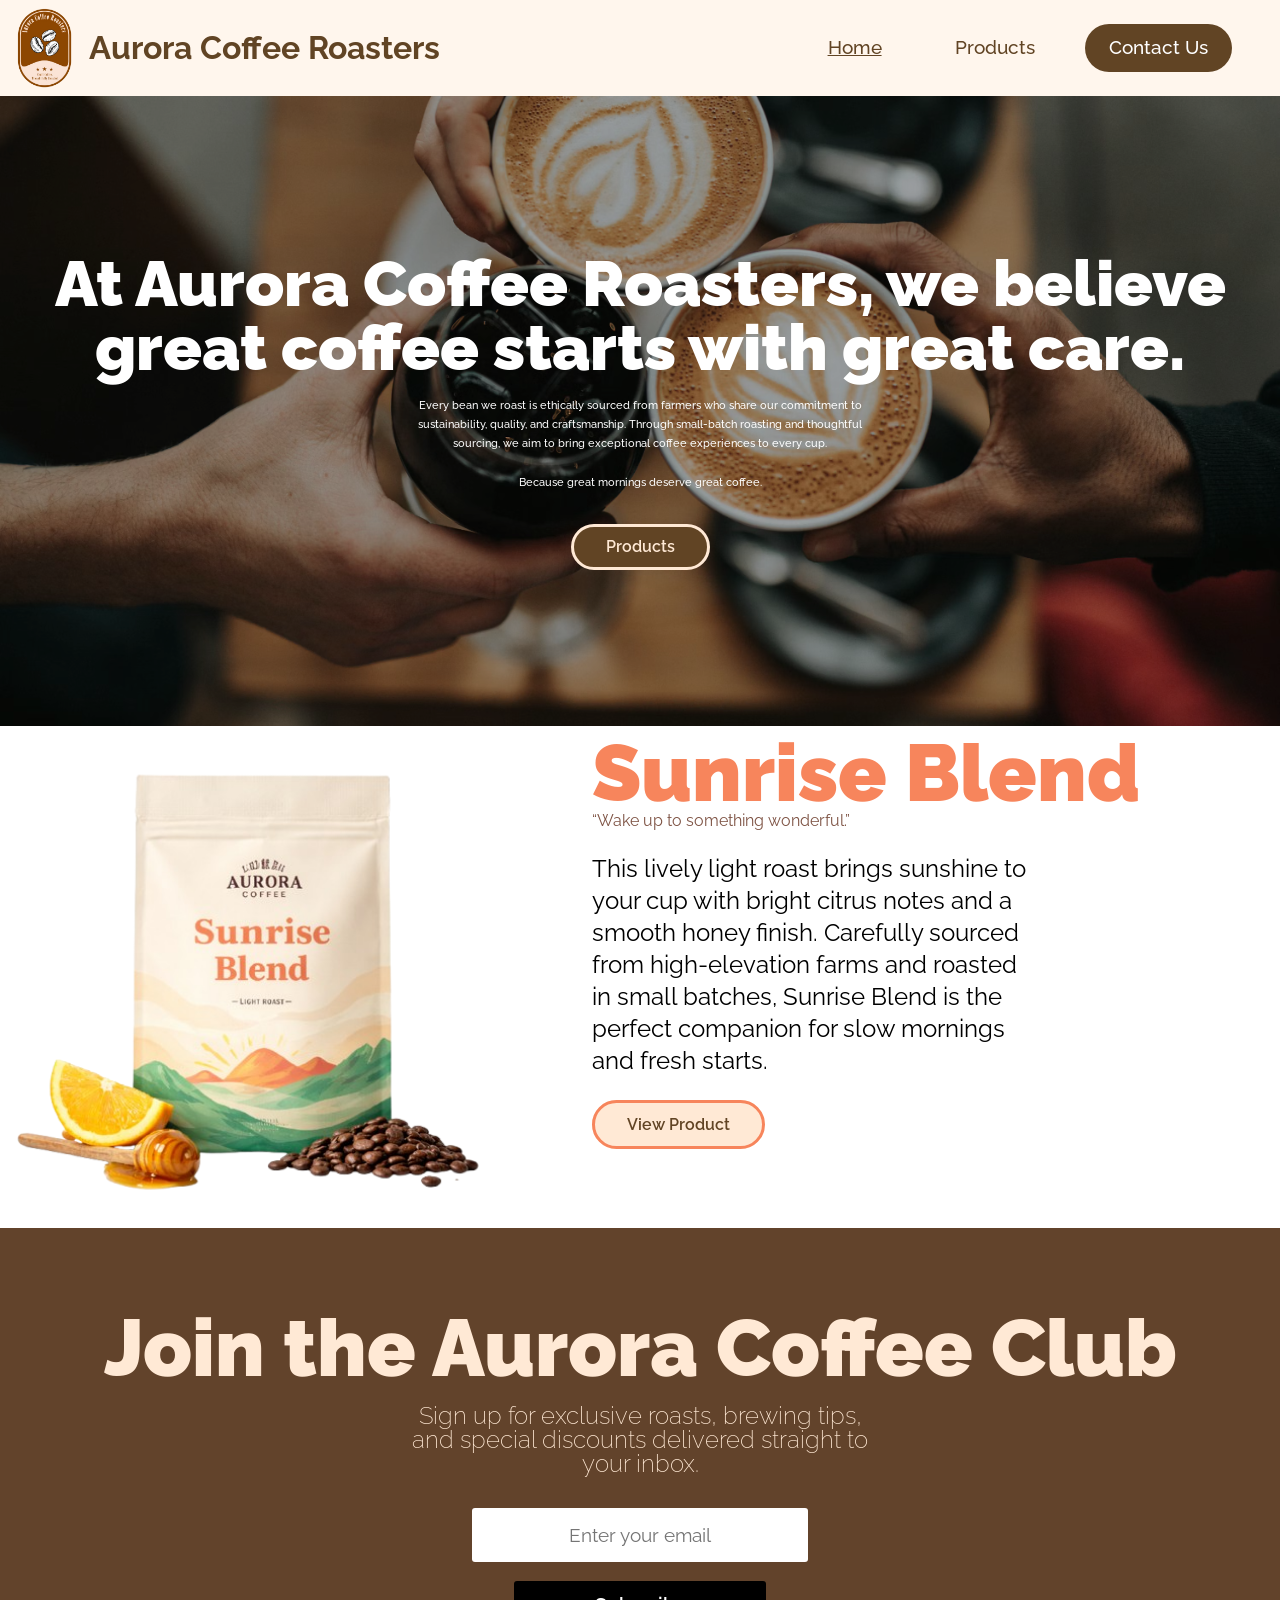
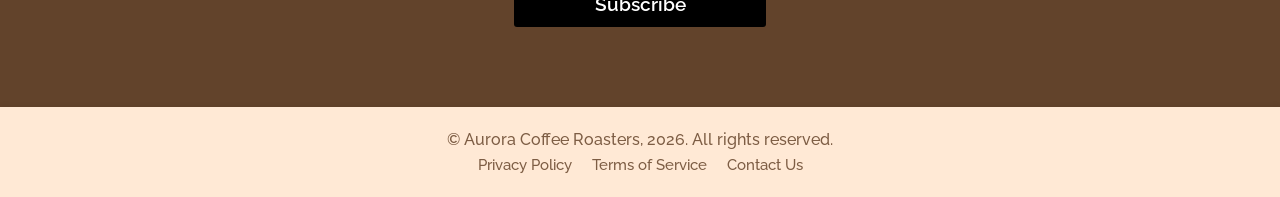
<file: index.html>
<!DOCTYPE html>
<html lang="en">
    <head>
        <meta http-equiv="Content-Type" content="text/html;charset=UTF-8">
        <meta name="viewport" content="width=device-width, initial-scale=1.0">
        <title>Aurora | Home</title>
        <link rel="stylesheet" href="styles.css">
        <link rel="preconnect" href="https://fonts.googleapis.com">
        <link rel="preconnect" href="https://fonts.gstatic.com" crossorigin>
        <link href="https://fonts.googleapis.com/css2?family=Raleway:ital,wght@0,100..900;1,100..900&display=swap" rel="stylesheet">
        <link rel="shortcut icon" href="images/logo.png" type="image/x-icon">
    </head>
    <body>
        <main>
            <header>
                <a class="logoContainer" href="index.html">
                    <img src="images/logo.png" alt="logo" class="logo">
                    <h1>Aurora Coffee Roasters</h1>
                </a>
                <div class="centeringDiv">
                    <div class="navLinks">
                        <a href="index.html" style="text-decoration:underline !important;">Home</a>
                        <a href="products.html">Products</a>
                        <a href="contact.html" class="contactButton">Contact Us</a>
                    </div>
                </div>
            </header>
            <div class="hero">
                <h1 class="mission">At Aurora Coffee Roasters, we believe great coffee starts with great care.</h1>
                <p class="missionDesc">Every bean we roast is ethically sourced from farmers who share our commitment to sustainability, 
                    quality, and craftsmanship. Through small-batch roasting and thoughtful sourcing, we aim to bring 
                    exceptional coffee experiences to every cup. 
                    <br><br>
                    Because great mornings deserve great coffee.
                </p>
                <a href="products.html" class="heroButton">Products</a>
            </div>
            <div class="productPreview">
                <div class="imgDiv1">
                    <img src="images/coffee1.png" alt="Sunrise Blend" class="coffee1">
                </div>
                <div class="textDiv1">
                    <div style="padding:0 5rem 5.5rem 5rem;">
                        <h2 class="productPreviewHeading1">Sunrise Blend</h2>
                        <p class="productPreviewQuote">“Wake up to something wonderful.”</p>
                        <p class="productPreviewDesc">
                            This lively light roast brings sunshine to your cup with bright citrus notes and a smooth honey finish. 
                            Carefully sourced from high-elevation farms and roasted in small batches, Sunrise Blend is the perfect 
                            companion for slow mornings and fresh starts.
                        </p>
                        <a href="products.html" class="productPreviewButton">View Product</a>
                    </div>
                </div>
            </div>
            <div class="newsletter">
                <h2>Join the Aurora Coffee Club</h2>
                <p>Sign up for exclusive roasts, brewing tips, and special discounts delivered straight to your inbox.</p>
                <form>
                    <input type="email" placeholder="Enter your email">
                    <button type="submit">Subscribe</button>
                </form>
            </div>
        </main>
        <footer>
            <div class="footer-container">
                <p>&copy; Aurora Coffee Roasters, 2026. All rights reserved.</p>
                <div class="footer-links">
                    <a href="privacy.html">Privacy Policy</a>
                    <a href="terms.html">Terms of Service</a>
                    <a href="contact.html">Contact Us</a>
                </div>
            </div>
        </footer>
    </body>
    <style>
        .newsletter{
            background-color:rgb(98, 67, 43);
            padding:5rem;
            color:rgb(255, 233, 213);
            text-align:center;
        }

        .newsletter h2{
            font-size:5rem;
            font-weight:900;
        }

        .newsletter p{
            font-size:1.5rem;
            padding:1rem 20rem;
            font-weight:200;
        }

        .newsletter form{
            display:flex;
            flex-direction:column;
            width:30%;
            margin:auto;
            gap:1.2rem;
        }

        .newsletter form input{
            padding:1rem 2rem;
            border-radius:3px; 
            border:none;
            margin-top:1rem;
            text-align:center;
            font-size:1.2rem;
        }

        .newsletter form button{
            transition:0.25s;
            text-decoration:none;
            padding:0.75rem 1.5rem;
            background-color:black;
            color:white;
            border-radius:3px;
            font-weight:600;
            font-size:1.2rem;
            border:none;
            cursor:pointer;
            width:75%;
            margin:auto;
        }

        .newsletter form button:hover{
            background-color:rgb(43, 43, 43);
        }

        .productPreviewButton{
            transition:0.25s;
            text-decoration:none;
            transition:0.25s;
            color:rgb(97, 68, 36);
            font-weight:600;
            padding:0.75rem 2rem;
            background-color:rgb(255, 233, 213);
            border-radius:50px;
            border:solid rgb(247, 133, 92) 3px;
            margin-bottom:5rem;
        }

        .productPreviewButton:hover{
            background-color:rgb(247, 133, 92);
        }

        .productPreviewHeading1{
            font-size:5rem;
            font-weight:900;
            color:rgb(247, 133, 92);
        }

        .productPreviewQuote{
            color:rgb(126, 83, 68);
            margin-bottom:1.5rem;
        }

        .productPreviewDesc{
            color:black;
            font-size:1.5rem;
            font-weight:400;
            padding-right:10rem;
            margin-bottom:2.5rem;
            line-height:2rem;
        }

        .productPreview{
            display:flex;
        }

        .imgDiv1{
            width:40%;
        }

        .textDiv1{
            width:60%;
            display:flex;
            justify-content:center;
            align-items:center;
        }

        .coffee1{
            width:100%;
        }

        .hero{
            overflow:hidden;
            height:70vh;
            background-image:url(images/coffeehero.png);
            background-color:rgba(0, 0, 0, 0.3);
            background-blend-mode:darken;
            background-size:100%;
            background-repeat:no-repeat;
            background-position-y:-190px;
            display:flex;
            align-items:center;
            justify-content:center;
            flex-direction:column;
        }

        .mission{
            color:white;
            font-weight:900;
            font-size:4rem;
            text-align:center;
            margin-bottom:1rem;
        }

        .missionDesc{
            color:white;
            text-align:center;
            margin-bottom:2rem;
            padding:0 25rem;
            font-weight:500;
            line-height:1.2rem;
            font-size:0.7rem;
        }

        .heroButton{
            text-decoration:none;
            transition:0.25s;
            background-color:rgb(97, 68, 36);
            font-weight:600;
            padding:0.75rem 2rem;
            color:rgb(255, 233, 213);
            border-radius:50px;
            border:solid rgb(255,233,213) 3px;
        }

        .heroButton:hover{
            background-color:rgb(70, 49, 25);
        }
    </style>
</html>
</file>
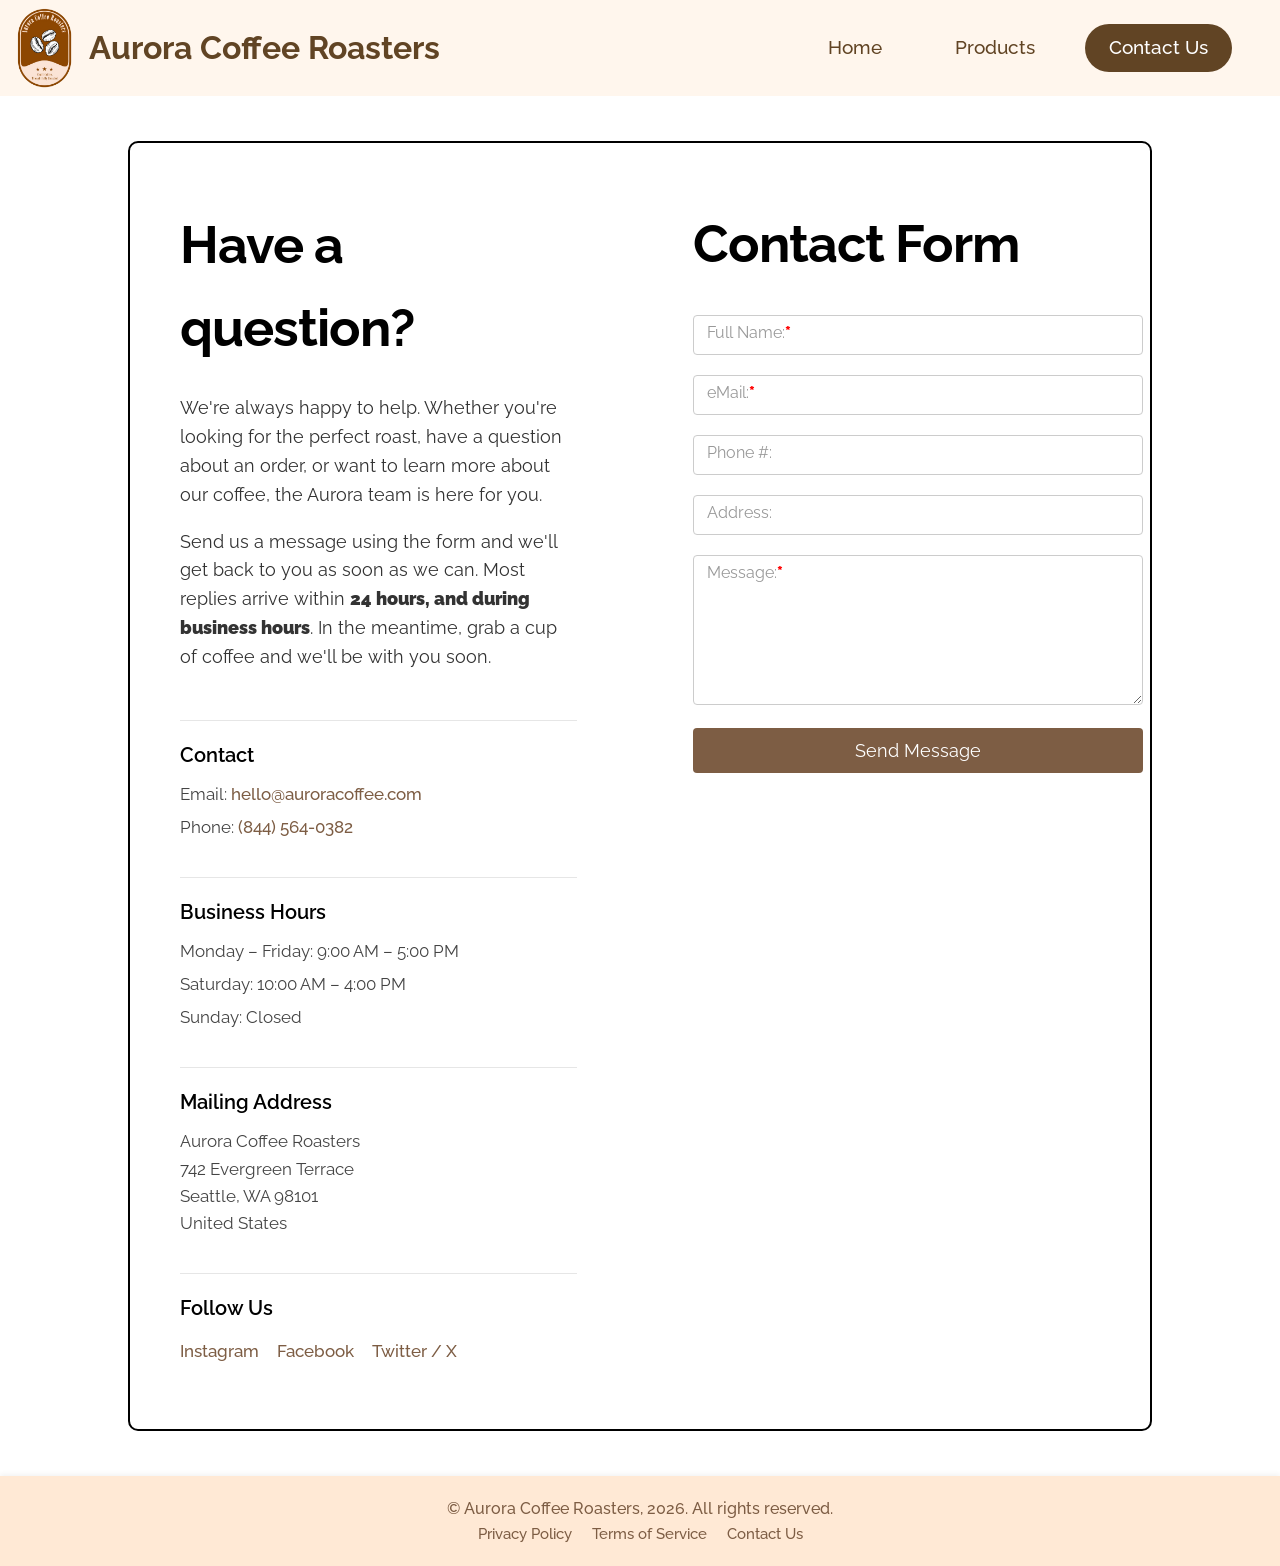
<file: contact.html>
<!DOCTYPE html>
<html lang="en">
    <head>
        <meta http-equiv="Content-Type" content="text/html;charset=UTF-8">
        <meta name="viewport" content="width=device-width, initial-scale=1.0">
        <title>Aurora | Contact Us</title>
        <link rel="stylesheet" href="styles.css">
        <link rel="preconnect" href="https://fonts.googleapis.com">
        <link rel="preconnect" href="https://fonts.gstatic.com" crossorigin>
        <link href="https://fonts.googleapis.com/css2?family=Raleway:ital,wght@0,100..900;1,100..900&display=swap" rel="stylesheet">
        <link rel="shortcut icon" href="images/logo.png" type="image/x-icon">
        <style>
            body {
                font-size: 20px;
            }

            section {
                margin: 5vh 10vw;
                display: grid;
                grid-template-columns: 1fr 2vw 1fr;
                border: 2px #000 solid;
                border-radius: 10px;
                min-height: 80vh;
            }

            form {
                width: 100%;
                max-width: 450px;
                display: flex;
                flex-direction: column;
                justify-content: flex-start;
                padding: 60px 40px;
                grid-column: 3;
                grid-row: 1;
            }

            form {
                width: 100%;
                max-width: 450px;
                padding: 75px 40px 40px 40px;
            }

            .form-field,
            form input,
            #messageArea {
                width: 100%;
                max-width: 100%;
            }

            form div {
                margin-bottom: 15px;
            }

            #formHeader {
                font-size: 52px;
                font-weight: 700;
                margin-bottom: 45px;
                color: #000;
                letter-spacing: -1px;
            }

            .requiredSpan {
                font-weight: 900;
                font-size: inherit;
                color: #ff0000;
            }

            .form-field {
                position: relative;
                width: 100%;
                margin-bottom: 20px;
            }

            form input {
                box-sizing: border-box;
                width: 400px;
                height: 40px;
                padding: 8px 10px;
                font-family: "Raleway", sans-serif;
                font-size: 16px;
                border: 1px solid #ccc;
                border-radius: 4px;
            }

            form input:focus {
                outline: none;
                border-color: #7d5d44;
            }

            strong {
                font-weight: 900;
            }

            .form-field label {
                position: absolute;
                left: 10px;
                top: 10px;
                font-size: 16px;
                color: #999;
                pointer-events: none;
                transition: all 0.3s ease;
                background-color: white;
                padding: 0 4px;
                font-family: "Raleway", sans-serif;
            }

            .form-field input:focus + label,
            .form-field input.has-value + label {
                top: -12px;
                font-size: 14px;
                color: #7d5d44;
            }

            form input, #messageArea {
                width: 100%;
                height: 40px;
                padding: 10px;
                font-family: "Raleway", sans-serif;
                font-size: 16px;
                border: 1px solid #ccc;
                border-radius: 4px;
                box-sizing: border-box;
            }

            #messageArea {
                min-height: 150px;
                min-width: 100%;
                max-width: 100%;
            }

            #messageArea:focus {
                outline: none;
                border-color: #7d5d44;
            }

            .form-field.textarea-field label {
                position: absolute;
                left: 10px;
                top: 10px;
                font-size: 16px;
                color: #999;
                pointer-events: none;
                transition: all 0.3s ease;
                background-color: white;
                padding: 0 4px;
            }

            .form-field.textarea-field #messageArea:focus + label,
            .form-field.textarea-field #messageArea.has-value + label {
                top: -12px;
                font-size: 14px;
                color: #7d5d44;
            }

            #submitInput {
                background-color: #7d5d44;
                color: #fff;
                border: none;
                height: 45px;
                font-size: 18px;
                cursor: pointer;
                border-radius: 4px;
                transition: background-color 0.3s ease;
            }

            #submitInput:hover {
                background-color: #5d4534;
                cursor: pointer;
            }

            #honeypot {
                display: none;
            }

            .contactInfo {
                grid-column: 1;
                padding: 60px 50px;
                display: flex;
                flex-direction: column;
                justify-content: flex-start;
                font-family: "Raleway", sans-serif;
                line-height: 1.6;
            }

            .contactTitle {
                font-size: 52px;
                font-weight: 700;
                margin-bottom: 25px;
                letter-spacing: -1px;
            }

            .contactIntro {
                font-size: 18px;
                margin-bottom: 18px;
                max-width: 520px;
                color: #333;
            }

            .contactBlock {
                margin-top: 30px;
                padding-top: 18px;
                border-top: 1px solid #e6e6e6;
            }

            .contactBlock h3 {
                font-size: 20px;
                font-weight: 600;
                margin-bottom: 10px;
                color: #000;
            }

            .contactBlock p {
                font-size: 17px;
                margin-bottom: 6px;
                color: #444;
            }

            .contactBlock a {
                color: #7d5d44;
                text-decoration: none;
                font-weight: 500;
                transition: color 0.2s ease;
            }

            .contactBlock a:hover {
                color: #5d4534;
                text-decoration: underline;
            }

            .socialLinks {
                display: flex;
                gap: 18px;
                margin-top: 6px;
            }

            .socialLinks a {
                padding: 4px 0;
                font-size: 17px;
            }
        </style>
    </head>
    <body>
        <header>
            <a class="logoContainer" href="index.html">
                <img src="images/logo.png" alt="logo" class="logo">
                <h1>Aurora Coffee Roasters</h1>
            </a>
            <div class="centeringDiv">
                <div class="navLinks">
                    <a href="index.html">Home</a>
                    <a href="products.html">Products</a>
                    <a href="contact.html" class="contactButton">Contact Us</a>
                </div>
            </div>
        </header>
        <main>
            <section>
                <div class="contactInfo">
                    <h2 class="contactTitle">Have a question?</h2>
                    
                    <p class="contactIntro">
                        We're always happy to help. Whether you're looking for the perfect roast,
                        have a question about an order, or want to learn more about our coffee,
                        the Aurora team is here for you.
                    </p>
                    
                    <p class="contactIntro">
                        Send us a message using the form and we'll get back to you as soon as we can.
                        Most replies arrive within <strong>24 hours, and during business hours</strong>.
                        In the meantime, grab a cup of coffee and we'll be with you soon.
                    </p>
                    
                    <div class="contactBlock">
                        <h3>Contact</h3>
                        <p>Email: <a href="mailto:hello@auroracoffee.com">hello@auroracoffee.com</a></p>
                        <p>Phone: <a href="tel:18445640382">(844) 564-0382</a></p>
                    </div>
                    
                    <div class="contactBlock">
                        <h3>Business Hours</h3>
                        <p>Monday – Friday: 9:00 AM – 5:00 PM</p>
                        <p>Saturday: 10:00 AM – 4:00 PM</p>
                        <p>Sunday: Closed</p>
                    </div>
                    
                    <div class="contactBlock">
                        <h3>Mailing Address</h3>
                        <p>
                            Aurora Coffee Roasters<br>
                            742 Evergreen Terrace<br>
                            Seattle, WA 98101<br>
                            United States
                        </p>
                    </div>
                    
                    <div class="contactBlock">
                        <h3>Follow Us</h3>
                        <div class="socialLinks">
                            <a href="#">Instagram</a>
                            <a href="#">Facebook</a>
                            <a href="#">Twitter / X</a>
                        </div>
                    </div>
                </div>
                <form action="contactresult.html" method="post">
                    <h2 id="formHeader">
                        Contact Form
                    </h2>
                    <div class="form-field">
                        <input type="text" id="fullname" name="fullname" required>
                        <label for="fullname">Full Name:<span class="requiredSpan">*</span></label>
                    </div>
                    <div class="form-field">
                        <input type="email" id="email" name="email" required>
                        <label for="email">eMail:<span class="requiredSpan">*</span></label>
                    </div>
                    <div class="form-field">
                        <input type="text" id="phone" name="phone">
                        <label for="phone">Phone #:</label>
                    </div>
                    <div class="form-field">
                        <input type="text" id="address" name="address">
                        <label for="address">Address:</label>
                    </div>
                    <div id="honeypot" class="form-field">
                        <input type="text" id="ssn" name="ssn">
                        <label for="ssn">Social Security Number:</label>
                    </div>
                    <div class="form-field textarea-field">
                        <textarea name="message" id="messageArea" required></textarea>
                        <label for="message">Message:<span class="requiredSpan">*</span></label>
                    </div>
                    <div class="form-field">
                        <input type="submit" id="submitInput" value="Send Message">
                    </div>
                </form>
            </section>
        </main>
        <footer>
            <div class="footer-container">
                <p>&copy; Aurora Coffee Roasters, 2026. All rights reserved.</p>
                <div class="footer-links">
                    <a>Privacy Policy</a>
                    <a>Terms of Service</a>
                    <a href="contact.html">Contact Us</a>
                </div>
            </div>
        </footer>
    </body>
    <script>
        const formFields = document.querySelectorAll('.form-field input, .form-field textarea');
        
        formFields.forEach(field => {
            if (field.value) {
                field.classList.add('has-value');
            }

            field.addEventListener('input', function() {
                if (this.value) {
                    this.classList.add('has-value');
                } else {
                    this.classList.remove('has-value');
                }
            });

            field.addEventListener('focus', function() {
                this.classList.add('has-value');
            });

            field.addEventListener('blur', function() {
                if (!this.value) {
                    this.classList.remove('has-value');
                }
            });
        });
    </script>
</html>
</file>
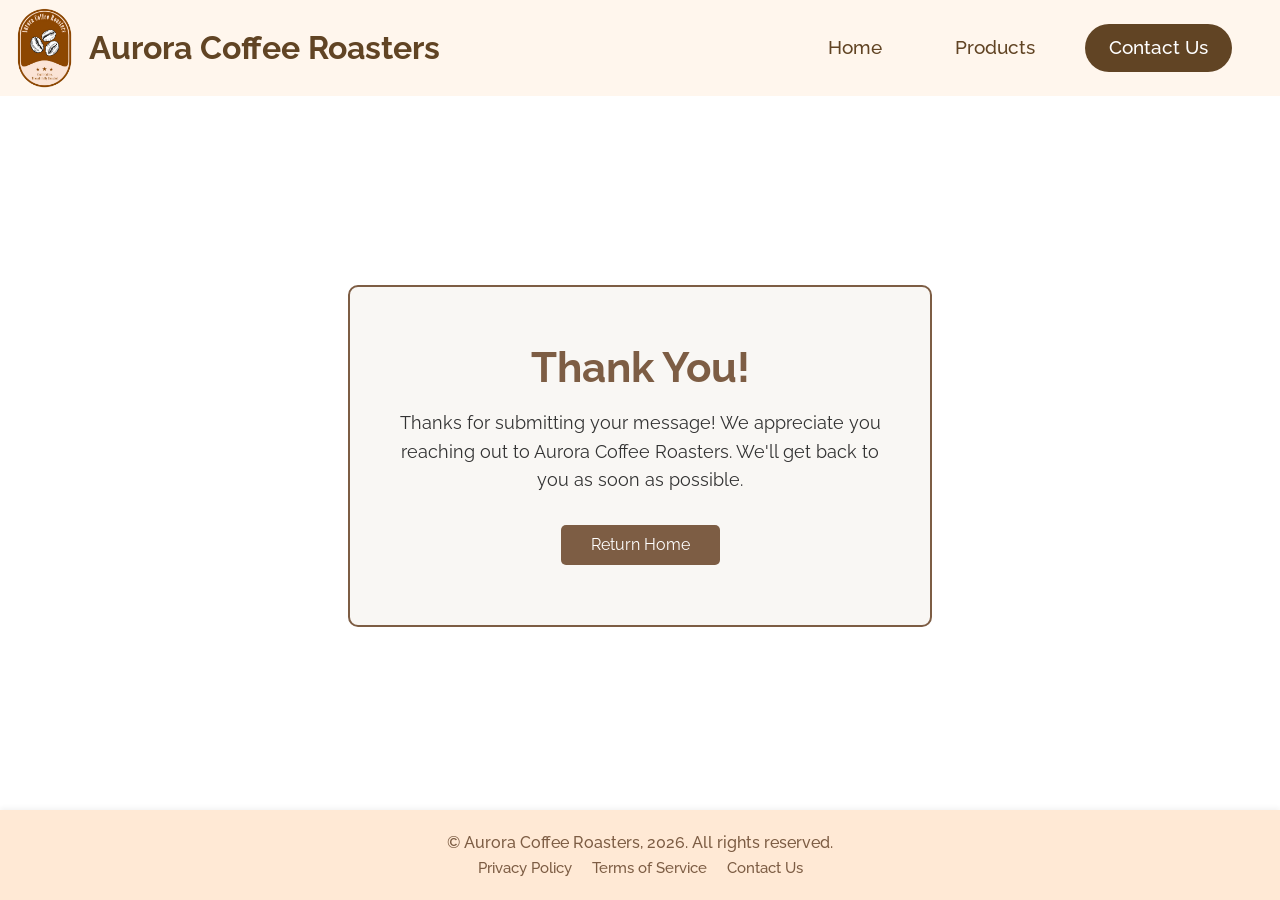
<file: contactresult.html>
<!DOCTYPE html>
<html lang="en">
    <head>
        <meta http-equiv="Content-Type" content="text/html;charset=UTF-8">
        <meta name="viewport" content="width=device-width, initial-scale=1.0">
        <title>Aurora | Contact Us</title>
        <link rel="stylesheet" href="styles.css">
        <link rel="preconnect" href="https://fonts.googleapis.com">
        <link rel="preconnect" href="https://fonts.gstatic.com" crossorigin>
        <link href="https://fonts.googleapis.com/css2?family=Raleway:ital,wght@0,100..900;1,100..900&display=swap" rel="stylesheet">
        <link rel="shortcut icon" href="images/logo.png" type="image/x-icon">
        <style>
            body {
                font-size: 20px;
            }

            section {
                margin-top: 10vh;
                display: flex;
                justify-content: center;
                align-items: center;
                min-height: 60vh;
            }

            .thank-you-container {
                text-align: center;
                padding: 60px 40px;
                border: 2px #7d5d44 solid;
                border-radius: 10px;
                background-color: #f9f7f4;
                max-width: 500px;
            }

            .thank-you-container h2 {
                font-size: 42px;
                color: #7d5d44;
                margin: 0 0 20px 0;
                font-weight: 700;
            }

            .thank-you-container p {
                font-size: 18px;
                color: #333;
                line-height: 1.6;
                margin: 0;
            }

            .thank-you-container a {
                display: inline-block;
                margin-top: 30px;
                padding: 12px 30px;
                background-color: #7d5d44;
                color: white;
                text-decoration: none;
                border-radius: 5px;
                transition: background-color 0.3s ease;
                font-size: 16px;
            }

            .thank-you-container a:hover {
                background-color: #5d4534;
            }
        </style>
    </head>
    <body>
        <main>
            <header>
                <a class="logoContainer" href="index.html">
                    <img src="images/logo.png" alt="logo" class="logo">
                    <h1>Aurora Coffee Roasters</h1>
                </a>
                <div class="centeringDiv">
                    <div class="navLinks">
                        <a href="index.html">Home</a>
                        <a href="products.html">Products</a>
                        <a href="contact.html" class="contactButton">Contact Us</a>
                    </div>
                </div>
            </header>
            <section>
                <div class="thank-you-container">
                    <h2>Thank You!</h2>
                    <p>Thanks for submitting your message! We appreciate you reaching out to Aurora Coffee Roasters. We'll get back to you as soon as possible.</p>
                    <a href="index.html">Return Home</a>
                </div>
            </section>
        </main>
        <footer>
            <div class="footer-container">
                <p>&copy; Aurora Coffee Roasters, 2026. All rights reserved.</p>
                <div class="footer-links">
                    <a href="privacy.html">Privacy Policy</a>
                    <a href="terms.html">Terms of Service</a>
                    <a href="contact.html">Contact Us</a>
                </div>
            </div>
        </footer>
    </body>
</html>
</file>
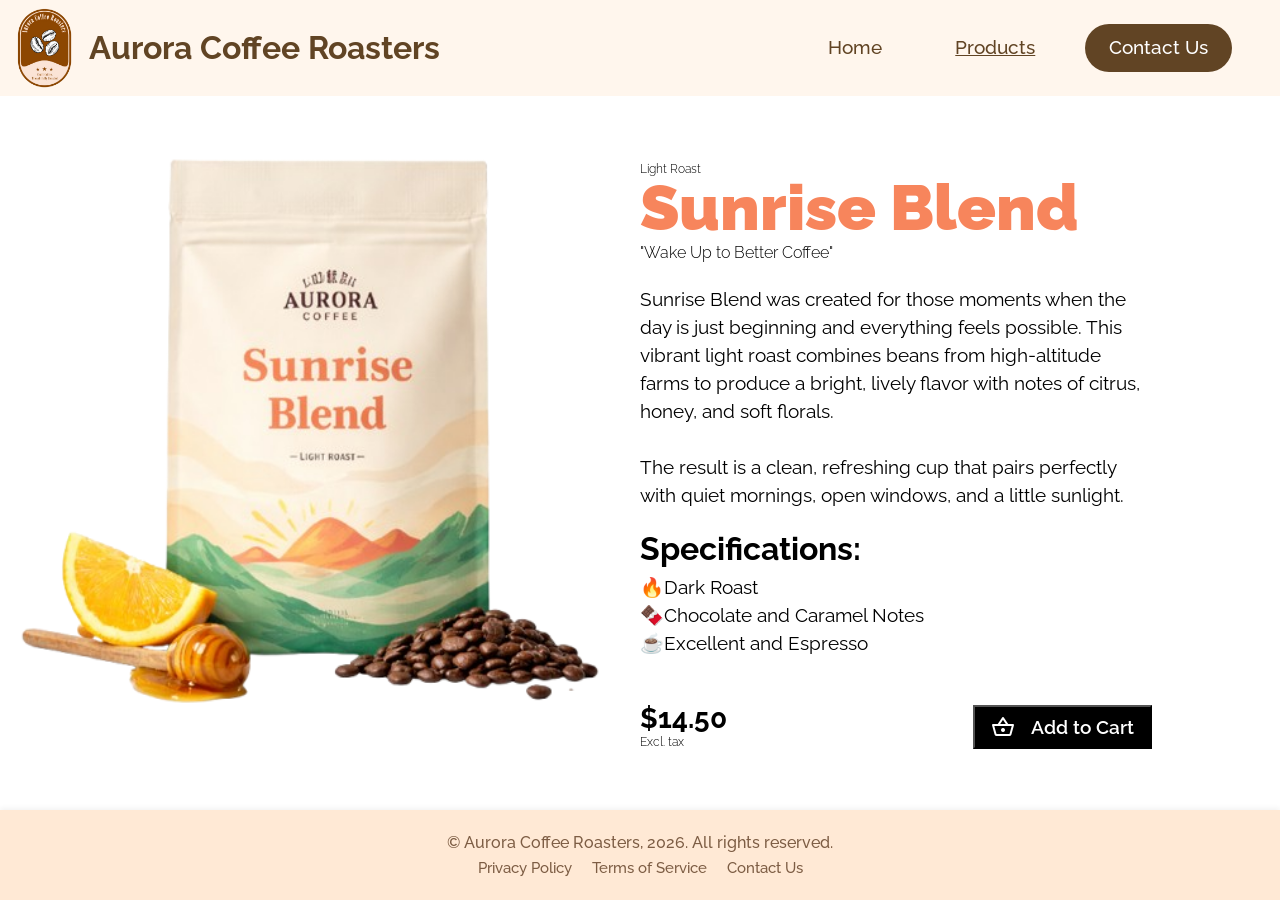
<file: product.html>
<!DOCTYPE html>
<html lang="en">
    <head>
        <meta http-equiv="Content-Type" content="text/html;charset=UTF-8">
        <meta name="viewport" content="width=device-width, initial-scale=1.0">
        <title>Aurora | Sunrise Blend</title>
        <link rel="stylesheet" href="styles.css">
        <link rel="preconnect" href="https://fonts.googleapis.com">
        <link rel="preconnect" href="https://fonts.gstatic.com" crossorigin>
        <link href="https://fonts.googleapis.com/css2?family=Raleway:ital,wght@0,100..900;1,100..900&display=swap" rel="stylesheet">
        <link rel="stylesheet" href="https://fonts.googleapis.com/css2?family=Material+Symbols+Outlined:opsz,wght,FILL,GRAD@24,400,0,0&icon_names=shopping_basket" />
        <link rel="shortcut icon" href="images/logo.png" type="image/x-icon">
    </head>
    <body>
        <main>
            <header>
                <a class="logoContainer" href="index.html">
                    <img src="images/logo.png" alt="logo" class="logo">
                    <h1>Aurora Coffee Roasters</h1>
                </a>
                <div class="centeringDiv">
                    <div class="navLinks">
                        <a href="index.html">Home</a>
                        <a href="products.html" style="text-decoration:underline !important;">Products</a>
                        <a href="contact.html" class="contactButton">Contact Us</a>
                    </div>
                </div>
            </header>
            <div class="productContainer">
                <img src="images/coffee1.png" alt="Sunrise Blend" class="productImg">
                <div class="productText">
                    <small>Light Roast</small>
                    <h2>Sunrise Blend</h2>
                    <h5>"Wake Up to Better Coffee"</h5>
                    <p class="productDesc">Sunrise Blend was created for those moments when the day is just beginning and everything feels possible. 
                        This vibrant light roast combines beans from high-altitude farms to produce a bright, lively flavor with notes 
                        of citrus, honey, and soft florals.
                        <br><br>
                        The result is a clean, refreshing cup that pairs perfectly with quiet mornings, open windows, and a little sunlight.
                    </p>
                    <h3>Specifications:</h3>
                    <ul>
                        <li>🔥Dark Roast</li>
                        <li>🍫Chocolate and Caramel Notes</li>
                        <li>☕Excellent and Espresso</li>
                    </ul>
                    <div class="purchase">
                        <div>
                            <p>$14.50</p>
                            <small>Excl. tax</small>
                        </div>
                        <button class="addToCart">
                            <span class="material-symbols-outlined">shopping_basket</span>
                            Add to Cart
                        </button>
                    </div>
                </div>
            </div>
        </main>
        <footer>
            <div class="footer-container">
                <p>&copy; Aurora Coffee Roasters, 2026. All rights reserved.</p>
                <div class="footer-links">
                    <a href="privacy.html">Privacy Policy</a>
                    <a href="terms.html">Terms of Service</a>
                    <a href="contact.html">Contact Us</a>
                </div>
            </div>
        </footer>
    </body>
    <style>
        .productContainer{
            width:100%;
            display:flex;
        }

        .productImg{
            width:50%;
        }

        .productText{
            width:40%;
            padding-top:4rem;
        }

        .productText h2{
            font-size:4rem;
            margin-bottom:0.3rem;
            font-weight:900;
            color:rgb(247, 133, 92);
        }

        .productText h5{
            font-weight:300;
        }

        .productText small{
            font-size:0.75rem;
            font-weight:300;
        }

        .productText p{
            font-size:1.2rem;
            line-height:1.75rem;
        }

        .productText h3{
            margin-top:1.5rem;
            font-size:2rem;
            font-weight:700;
            margin-bottom:.5rem;
        }

        .productText ul{
            font-size:1.2rem;
            line-height:1.75rem;
        }

        .productDesc{
            margin-top:1.5rem;
        }

        .purchase{
            margin-top:3rem;
            display:flex;
            justify-content:space-between;
            align-items:center;
        }

        .purchase p{
            font-size:1.75rem;
            font-weight:700;
        }

        .addToCart{
            display:flex;
            align-items:center;
            gap:1rem;
            font-size:1.2rem;
            font-weight:600;
            padding:0.5rem 1rem;
            background-color:black;
            color:white;
            cursor:pointer;
            transition:.2s;
        }

        .addToCart:hover{
            background-color:white;
            color:black;
        }
    </style>
</html>
</file>
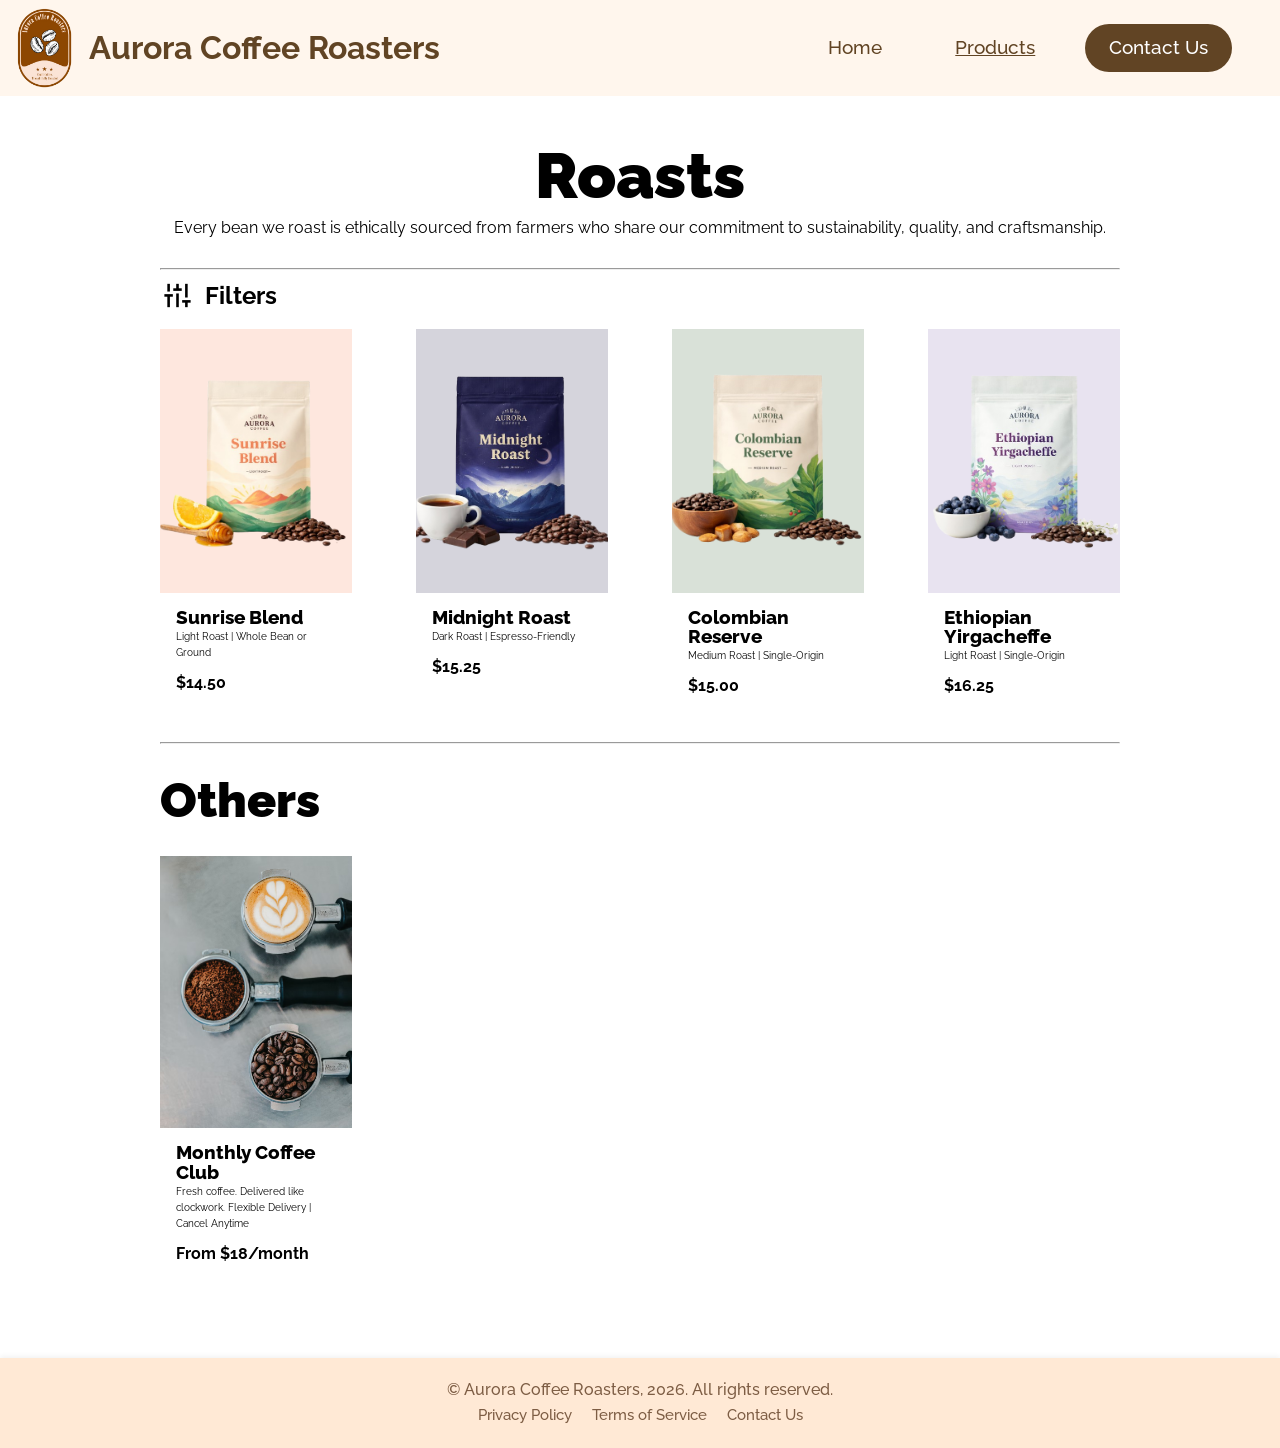
<file: products.html>
<!DOCTYPE html>
<html lang="en">
    <head>
        <meta http-equiv="Content-Type" content="text/html;charset=UTF-8">
        <meta name="viewport" content="width=device-width, initial-scale=1.0">
        <title>Aurora | Products</title>
        <link rel="stylesheet" href="styles.css">
        <link rel="preconnect" href="https://fonts.googleapis.com">
        <link rel="preconnect" href="https://fonts.gstatic.com" crossorigin>
        <link href="https://fonts.googleapis.com/css2?family=Raleway:ital,wght@0,100..900;1,100..900&display=swap" rel="stylesheet">
        <link rel="stylesheet" href="https://fonts.googleapis.com/css2?family=Material+Symbols+Outlined:opsz,wght,FILL,GRAD@24,400,0,0&icon_names=instant_mix" />
        <link rel="shortcut icon" href="images/logo.png" type="image/x-icon">
    </head>
    <body>
        <main>
            <header>
                <a class="logoContainer" href="index.html">
                    <img src="images/logo.png" alt="logo" class="logo">
                    <h1>Aurora Coffee Roasters</h1>
                </a>
                <div class="centeringDiv">
                    <div class="navLinks">
                        <a href="index.html">Home</a>
                        <a href="products.html" style="text-decoration:underline !important;">Products</a>
                        <a href="contact.html" class="contactButton">Contact Us</a>
                    </div>
                </div>
            </header>
            <div class="productHeader">
                <h2>Roasts</h2>
                <p>Every bean we roast is ethically sourced from farmers who share our commitment to sustainability, quality, and craftsmanship.</p>
            </div>
            <div class="productsContainer">
                <hr>
                <div id="filter" style="display: flex; align-items: center; user-select: none;">
                    <a style="display: flex; align-items: center; cursor: pointer;" onclick="FilterToggle()">
                        <span class="material-symbols-outlined" style="font-size: 35px;">
                            instant_mix
                        </span>
                        <span style="margin-left: 10px; font-size: 24px; font-weight:700;">
                            Filters
                        </span>
                    </a>
                    <div id="filters" style="display: none; margin-left: 20px;">
                        <select class="filterSelect">
                            <option value="default" selected>Origin Type</option>
                            <option value="Whole Bean">Whole Bean</option>
                            <option value="Ground">Ground</option>
                            <option value="Espresso-Friendly">Espresso-Friendly</option>
                            <option value="Single-Origin">Single-Origin</option>
                        </select>
                        <select class="filterSelect">
                            <option value="default" selected>Roast Level</option>
                            <option value="Whole Bean">Light Roast</option>
                            <option value="Ground">Medium Roast</option>
                            <option value="Espresso-Friendly">Dark Roast</option>
                        </select>
                    </div>
                </div>
                <div class="products">
                    <div class="productCard">
                        <a href="product.html">
                            <img src="images/coffee1.png" alt="Sunrise Blend" id="image1">
                            <div class="cardText">
                                <h4>Sunrise Blend</h4>
                                <small>Light Roast | Whole Bean or Ground</small>
                                <p>$14.50</p>
                            </div>
                        </a>
                    </div>
                    <div class="productCard">
                        <a href="product.html">
                            <img src="images/coffee2.png" alt="Midnight Roast" id="image2">
                            <div class="cardText">
                                <h4>Midnight Roast</h4>
                                <small>Dark Roast | Espresso-Friendly</small>
                                <p>$15.25</p>
                            </div>
                        </a>
                    </div>
                    <div class="productCard">
                        <a href="product.html">
                            <img src="images/coffee3.png" alt="Colombian Reserve" id="image3">
                            <div class="cardText">
                                <h4>Colombian Reserve</h4>
                                <small>Medium Roast | Single-Origin</small>
                                <p>$15.00</p>
                            </div>
                        </a>
                    </div>
                    <div class="productCard">
                        <a href="product.html">
                            <img src="images/coffee4.png" alt="Ethiopian Yirgacheffe" id="image4">
                            <div class="cardText">
                                <h4>Ethiopian Yirgacheffe</h4>
                                <small>Light Roast | Single-Origin</small>
                                <p>$16.25</p>
                            </div>
                        </a>
                    </div>
                </div>
                <hr>
                <div>
                    <h4 style="font-size:3rem; font-weight:900; margin:2rem 0;">Others</h4>
                    <div class="productCard">
                        <a href="product.html">
                            <img src="images/subscription.png" alt="Subscription Image" id="image5">
                            <div class="cardText">
                                <h4>Monthly Coffee Club</h4>
                                <small>Fresh coffee. Delivered like clockwork. Flexible Delivery | Cancel Anytime</small>
                                <p>From $18/month</p>
                                <small></small>
                            </div>
                        </a>
                    </div>
                </div>
            </div>
        </main>
        <footer>
            <div class="footer-container">
                <p>&copy; Aurora Coffee Roasters, 2026. All rights reserved.</p>
                <div class="footer-links">
                    <a href="privacy.html">Privacy Policy</a>
                    <a href="terms.html">Terms of Service</a>
                    <a href="contact.html">Contact Us</a>
                </div>
            </div>
        </footer>
    </body>
    <style>
        #image1{
            background-color:rgba(247, 133, 92, 0.2);
        }

        #image2{
            background-color:rgba(45, 43, 83, 0.2);
        }

        #image3{
            background-color:rgba(66, 108, 63, 0.2);
        }

        #image4{
            background-color:rgba(141, 114, 180, 0.2);
        }

        #image5{
            padding:0 !important;
            object-fit:cover;
            height:17rem;
        }

        .cardText{
            margin-top:0.75rem;
            padding: 0 1rem 1rem 1rem;
        }

        .cardText h4{
            font-size:1.2rem;
            font-weight:800;
            margin-bottom:0;
        }

        .cardText small{
            font-size:.6rem;
        }

        .cardText p{
            font-weight:700;
            margin-top:1rem;
        }

        .productCard img{
            width:100%;
            object-fit:cover;
            text-align:center;
            height:200px;
            padding:2rem 0;
        }
        
        .productCard{
            width:20%;
            border-radius:2px;
            cursor:pointer;
        }

        .productCard a {
            color: inherit;
            text-decoration: inherit;
        }
        
        .productCard:hover{
            transition:0.1s;
            border:solid 1px rgb(70, 70, 70);
            transform:scale(1.02);
        }

        .products{
            margin-top:1rem;
            display:flex;
            justify-content:space-between;
            margin-bottom: 2rem;
        }

        .productsContainer{
            margin-top:2rem;
            padding:0 10rem;
            margin-bottom: 5rem;
        }

        .productHeader{
            margin-top:3rem;
            text-align:center;
        }

        .productHeader h2{
            font-size:4rem;
            font-weight:900;
            margin-bottom:0.75rem;
        }

        #filters select {
            padding: 0.5rem 1rem;
            border: 1px solid #000;
            background-color: #fff;
            font-size: 1rem;
            font-weight: 600;
            color: #000;
            cursor: pointer;
            transition: all 0.2s ease;
            outline: none;
            margin-left: 10px;
        }

        #filters select:hover {
            border-color: #f7855c;
        }

        #filters select:focus {
            border-color: #8d72b4;
            box-shadow: 0 0 5px rgba(141, 114, 180, 0.5);
        }
    </style>
    <script>
        function FilterToggle() {
            var filters = document.getElementById('filters');
            if (filters.style.display == "none")
            {
                filters.style.display = "block";
            } 
            else
            {
                filters.style.display = "none";
            }
        }
    </script>
</html>
</file>
<file: styles.css>
html, body, div, span, applet, object, iframe,
h1, h2, h3, h4, h5, h6, p, blockquote, pre,
a, abbr, acronym, address, big, cite, code,
del, dfn, em, img, ins, kbd, q, s, samp,
small, strike, strong, sub, sup, tt, var,
b, u, i, center,
dl, dt, dd, ol, ul, li,
fieldset, form, label, legend,
table, caption, tbody, tfoot, thead, tr, th, td,
article, aside, canvas, details, embed, 
figure, figcaption, footer, header, hgroup, 
menu, nav, output, ruby, section, summary,
time, mark, audio, video {
	margin: 0;
	padding: 0;
	border: 0;
	font-size: 100%;
	font: inherit;
	vertical-align: baseline;
}
/* HTML5 display-role reset for older browsers */
article, aside, details, figcaption, figure, 
footer, header, hgroup, menu, nav, section {
	display: block;
}
body {
	line-height: 1;
}
ol, ul {
	list-style: none;
}
blockquote, q {
	quotes: none;
}
blockquote:before, blockquote:after,
q:before, q:after {
	content: '';
	content: none;
}
table {
	border-collapse: collapse;
	border-spacing: 0;
}

html, input, button{
    font-family: "Raleway", sans-serif;
}

header{
    width:100%;
    height:6rem;
    background-color:rgb(255, 246, 237);
    display:flex;
    align-items:center;
    gap:10rem;

}

.logoContainer{
    display:flex;
    align-items:center;
    text-decoration:none;
    color:black; 
    font-size:2rem;
    gap:1rem;
    font-weight:bold;
    color:rgb(97, 68, 36);
    width:40%;  
    padding:0 1rem;
}

.logo{
    height:5rem;
}

.centeringDiv{
    width:50%;
}

.navLinks{
    display:flex;
    align-items:center;
    justify-content:space-between;
    text-decoration:none;
    padding:0 3rem 0 8rem;
}

.navLinks a{
    text-decoration:none;
    color:rgb(97, 68, 36);
    font-size:1.2rem;
    font-weight:500;
    transition:0.25s;
    padding:0.75em 1.5rem;
}

.contactButton{
    background-color:rgb(97, 68, 36);
    color:white !important;
    border:none;
    border-radius:50px;
    cursor:pointer;
    transition:0.25s;
}

.contactButton:hover{
    background-color:rgb(61, 43, 23);
}

.navLinks a:hover{
    color:rgb(195, 159, 111);
}

main {
    min-height: 90vh;
}

footer {
    display: flex;
    flex-direction: column;
    justify-content: center;
    height: 10vh;
    background-color: #ffe9d5;
    text-align: center;
    box-shadow: 0 -2px 5px rgba(0,0,0,0.05);
}

.footer-container p {
    font-size: 16px;
    color: #7d5d44;
    margin: 0;
    font-weight: 500;
}

.footer-links {
    margin-top: 10px;
    display: flex;
    justify-content: center;
    gap: 20px;
    flex-wrap: wrap;
}

.footer-links a {
    color: #7d5d44;
    text-decoration: none;
    font-weight: 500;
    transition: color 0.2s ease;
    font-size: 15px;
    cursor: pointer;
}

.footer-links a:hover {
    color: #5d4534;
    text-decoration: underline;
}
</file>
